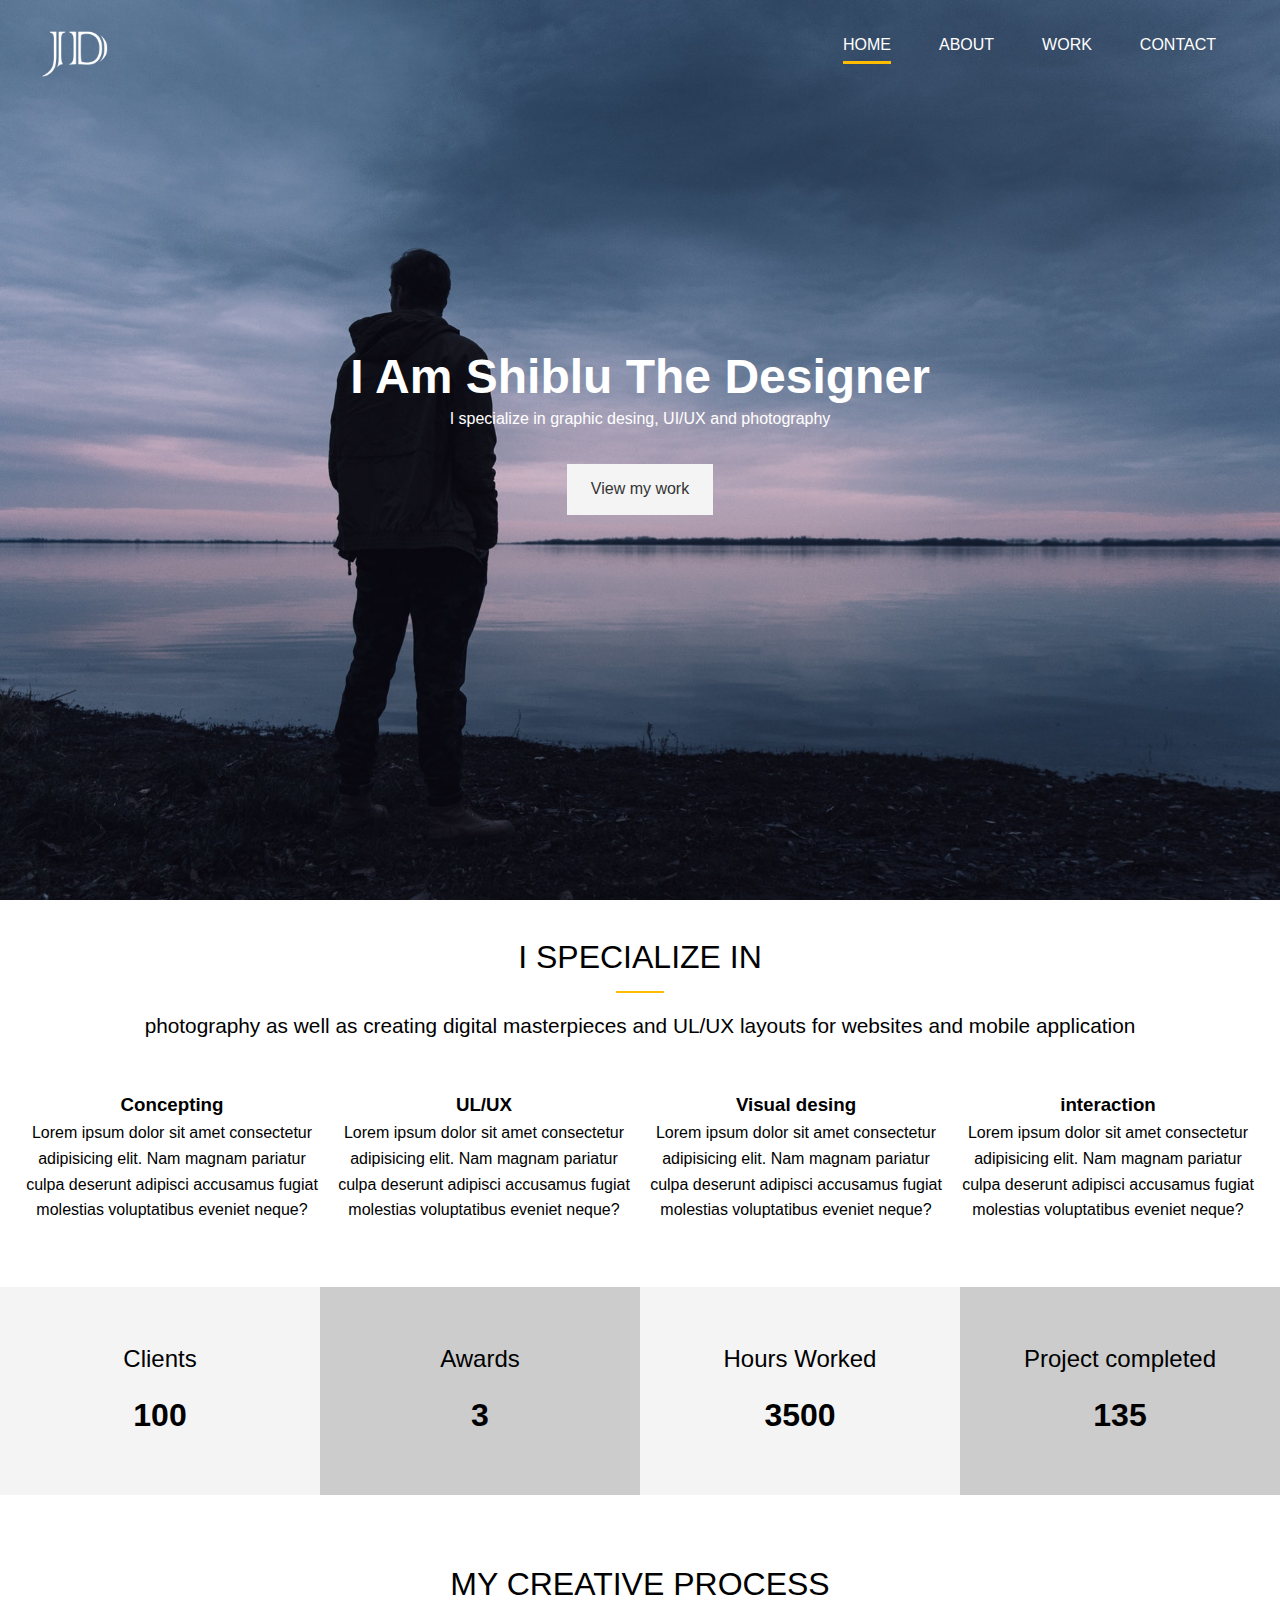
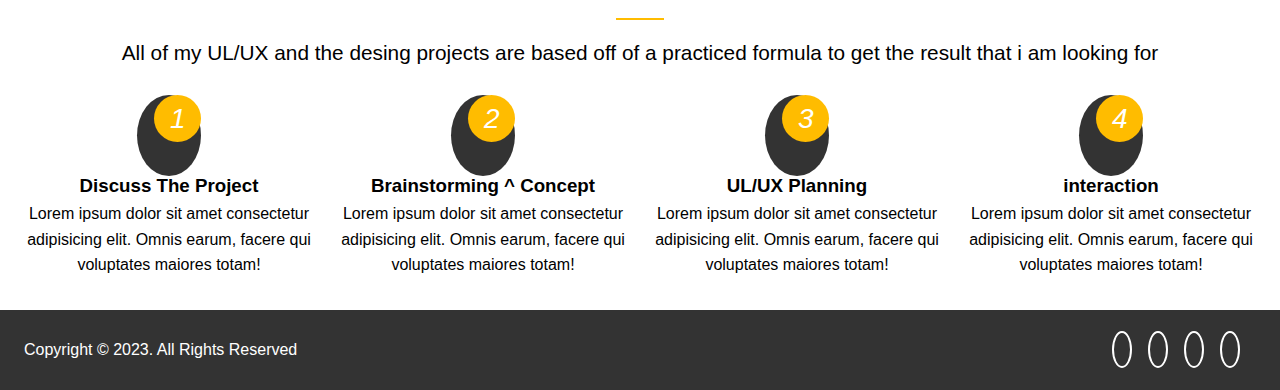
<file: index.html>
<!DOCTYPE html>
<html lang="en">

<head>
    <meta charset="UTF-8">
    <meta http-equiv="X-UA-Compatible" content="IE=edge">
    <meta name="viewport" content="width=device-width, initial-scale=1.0">
    <link rel="stylesheet" href="main.css">
    <link rel="preconnect" href="https://fonts.googleapis.com">
    <link rel="stylesheet" href="https://use.fontawesome.com/releases/v5.6.3/css/all.css" integrity="sha384-UHRtZLI+pbxtHCWp1t77Bi1L4ZtiqrqD80Kn4Z8NTSRyMA2Fd33n5dQ8lWUE00s/" crossorigin="anonymous">
    <title>Protfolio website</title>
</head>

<body>
    <!-- Header -->
    <header id="header-home">
        <div class="container">
            <nav id="main-nav">
                <img src="img/logo.png" alt="My Protfolio" id="logo">
                <ul>
                    <li><a href="index.html" class="current">Home</a></li>
                    <li><a href="./about.html">About</a></li>
                    <li><a href="./work.html">Work</a></li>
                    <li><a href="./contact.html">Contact</a></li>
                </ul>
            </nav>
            <div class="header-content">
                <h1> I Am Shiblu The Designer</h1>
                <p>I specialize in graphic desing, UI/UX and photography</p>
                <a href="work.html" class="btn-light">View my work</a>
            </div>
        </div>
    </header>

    <!-- Secrion A: Specialoize -->
    <section id="home-a" class="text-center py-2">
        <div class="container">
            <h2 class="section-title">I Specialize In</h2>
            <div class="bottom-line"></div>
            <p class="lead">
                photography as well as creating digital masterpieces and UL/UX layouts for websites and mobile application
            </p>
            <div class="speacials">
                <div>
                    <i class="fas fa-file-alt fa-2x"></i>
                    <h3>Concepting</h3>
                    <p>Lorem ipsum dolor sit amet consectetur adipisicing elit. Nam magnam pariatur culpa deserunt adipisci accusamus fugiat molestias voluptatibus eveniet neque?</p>
                </div>
                <div>
                    <i class="fas fa-desktop fa-2x"></i>
                    <h3>UL/UX</h3>
                    <p>Lorem ipsum dolor sit amet consectetur adipisicing elit. Nam magnam pariatur culpa deserunt adipisci accusamus fugiat molestias voluptatibus eveniet neque?</p>
                </div>
                <div>
                    <i class="fas fa-object-ungroup fa-2x"></i>
                    <h3>Visual desing</h3>
                    <p>Lorem ipsum dolor sit amet consectetur adipisicing elit. Nam magnam pariatur culpa deserunt adipisci accusamus fugiat molestias voluptatibus eveniet neque?</p>
                </div>
                <div>
                    <i class="fas fa-thumbs-up fa-2x"></i>
                    <h3>interaction</h3>
                    <p>Lorem ipsum dolor sit amet consectetur adipisicing elit. Nam magnam pariatur culpa deserunt adipisci accusamus fugiat molestias voluptatibus eveniet neque?</p>
                </div>
            </div>
        </div>
    </section>

    <!-- Section B: Stats -->
    <section id="home-b" class="text-center py-2">
        <div class="stats">
            <div>
                <ul>
                    <li><i class="fas fa-users fa-3x"></i></li>
                    <li class="stats-title">Clients</li>
                    <li class="stats-number">100</li>
                </ul>
            </div>
            <div>
                <ul>
                    <li><i class="fas fa-award fa-3x"></i></li>
                    <li class="stats-title">Awards</li>
                    <li class="stats-number">3</li>
                </ul>
            </div>
            <div>
                <ul>
                    <li><i class="fas fa-hourglass-start fa-3x"></i></li>
                    <li class="stats-title">Hours Worked</li>
                    <li class="stats-number">3500</li>
                </ul>
            </div>
            <div>
                <ul>
                    <li><i class="fas fa-code-branch fa-3x"></i></li>
                    <li class="stats-title">Project completed</li>
                    <li class="stats-number">135</li>
                </ul>
            </div>
        </div>
    </section>

    <!-- Section c: Process -->
    <section id="home-c" class="text-center py-2">
        <div class="container">
            <h2 class="section-title">
                My Creative Process
            </h2>
            <div class="bottom-line"></div>
            <p class="lead">
                All of my UL/UX and the desing projects are based off of a practiced formula to get the result that i am looking for
            </p>
            <div class="process">
                <div>
                    <i class="fas fa-file-alt fa-4x process-icon my-2">
                        <div class="process-step">1</div>
                    </i>
                    <div class="clr"></div>
                    <h3>Discuss The Project</h3>
                    <p>Lorem ipsum dolor sit amet consectetur adipisicing elit. Omnis earum, facere qui voluptates maiores totam!</p>
                </div>
                <div>
                    <i class="fas fa-desktop fa-4x process-icon my-2">
                        <div class="process-step">2</div>
                    </i>
                    <div class="clr"></div>
                    <h3>Brainstorming ^ Concept</h3>
                    <p>Lorem ipsum dolor sit amet consectetur adipisicing elit. Omnis earum, facere qui voluptates maiores totam!</p>
                </div>
                <div>
                    <i class="fas fa-object-ungroup fa-4x process-icon my-2">
                        <div class="process-step">3</div>
                    </i>
                    <div class="clr"></div>
                    <h3>UL/UX Planning</h3>
                    <p>Lorem ipsum dolor sit amet consectetur adipisicing elit. Omnis earum, facere qui voluptates maiores totam!</p>
                </div>
                <div>
                    <i class="fas fa-thumbs-up fa-4x process-icon my-2">
                        <div class="process-step">4</div>
                    </i>
                    <div class="clr"></div>
                    <h3>interaction</h3>
                    <p>Lorem ipsum dolor sit amet consectetur adipisicing elit. Omnis earum, facere qui voluptates maiores totam!</p>
                </div>
            </div>
        </div>
    </section>

    <!-- Footer -->
    <footer id="main-footer">
        <div class="footer-content container">
            <p>Copyright &copy; 2023. All Rights Reserved</p>
            <div class="social">
                <a style="color: white;" href="https://twitter.com/shibluahmed01"><i class="fab fa-twitter"></i></a>
                <a style="color: white;" href="https://www.facebook.com/mdjibonahmed88"><i class="fab fa-facebook"></i></a>
                <a style="color: white;" href="https://www.instagram.com/mdjibonahmed588/"><i class="fab fa-instagram"></i></a>
                <a style="color: white;" href="https://www.linkedin.com/in/md-shiblu-ahmed-091533220/"><i class="fab fa-linkedin"></i></a>
            </div>
        </div>
    </footer>

</body>

</html>
</file>
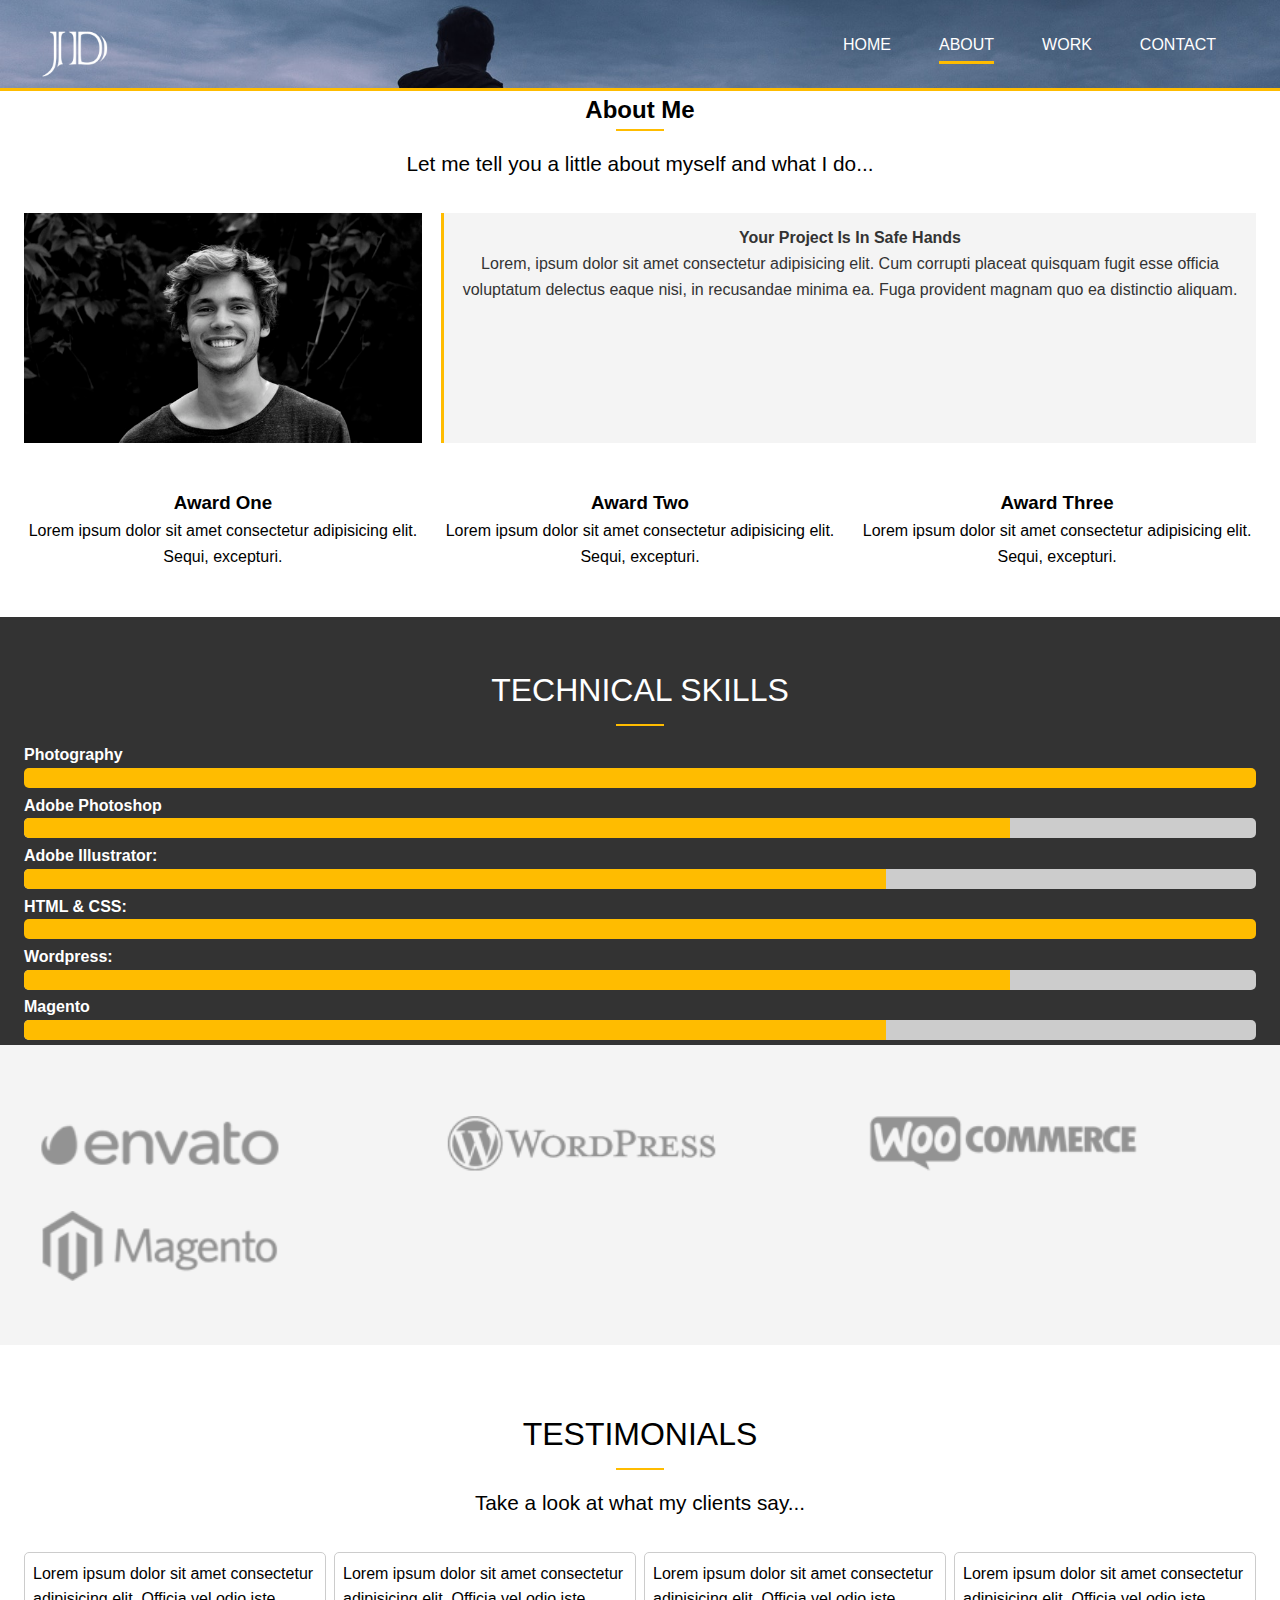
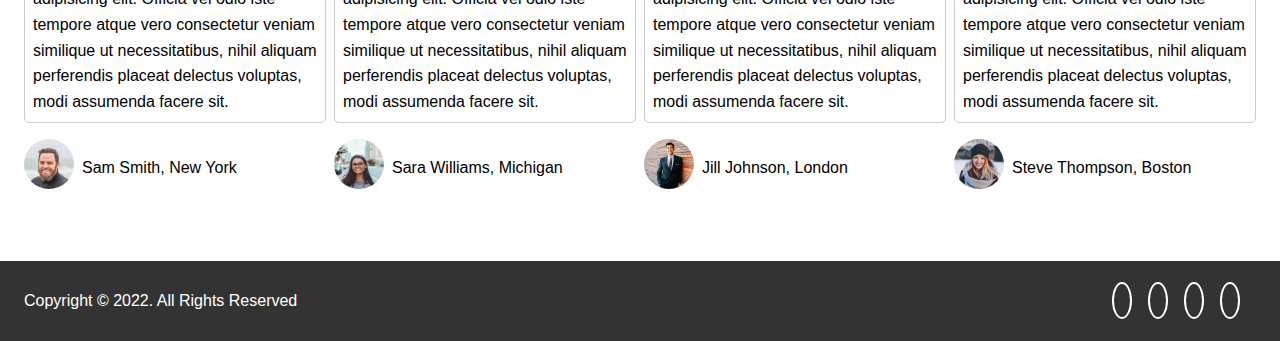
<file: about.html>
<!DOCTYPE html>
<html lang="en">

<head>
    <meta charset="UTF-8">
    <meta http-equiv="X-UA-Compatible" content="IE=edge">
    <meta name="viewport" content="width=device-width, initial-scale=1.0">
    <link rel="stylesheet" href="main.css">
    <link rel="preconnect" href="https://fonts.googleapis.com">
    <link rel="stylesheet" href="https://use.fontawesome.com/releases/v5.6.3/css/all.css" integrity="sha384-UHRtZLI+pbxtHCWp1t77Bi1L4ZtiqrqD80Kn4Z8NTSRyMA2Fd33n5dQ8lWUE00s/" crossorigin="anonymous">
    <title>About / Protfolio</title>
</head>

<body>
    <!-- Header -->
    <header id="header-inner">
        <div class="container">
            <nav id="main-nav">
                <img src="img/logo.png" alt="My Protfolio" id="logo">
                <ul>
                    <li><a href="index.html">Home</a></li>
                    <li><a href="./about.html" class="current">About</a></li>
                    <li><a href="./work.html">Work</a></li>
                    <li><a href="./contact.html">Contact</a></li>
                </ul>
            </nav>

        </div>
    </header>

    <!-- Section A: Info -->
    <scetion id="about-a" class="text-center py-3">
        <div class="container">
            <h2 class="scetion-title">About Me</h2>
            <div class="bottom-line"></div>
            <p class="lead">Let me tell you a little about myself and what I do...</p>
            <div class="about-info">
                <img src="img/about.jpg" alt="" class="bio-image">
                <div class="bio bg-light">
                    <h4>Your Project Is In Safe Hands</h4>
                    <p>Lorem, ipsum dolor sit amet consectetur adipisicing elit. Cum corrupti placeat quisquam fugit esse officia voluptatum delectus eaque nisi, in recusandae minima ea. Fuga provident magnam quo ea distinctio aliquam.</p>
                </div>
                <div class="award-1">
                    <i class="fas fa-award fa-3x"></i>
                    <h3>Award One</h3>
                    <p>Lorem ipsum dolor sit amet consectetur adipisicing elit. Sequi, excepturi.</p>
                </div>
                <div class="award-2">
                    <i class="fas fa-award fa-3x"></i>
                    <h3>Award Two</h3>
                    <p>Lorem ipsum dolor sit amet consectetur adipisicing elit. Sequi, excepturi.</p>
                </div>
                <div class="award-3">
                    <i class="fas fa-award fa-3x"></i>
                    <h3>Award Three</h3>
                    <p>Lorem ipsum dolor sit amet consectetur adipisicing elit. Sequi, excepturi.</p>
                </div>
            </div>
        </div>
    </scetion>

    <!-- Section B: Progress Bars -->
    <scetion id="about-b" class="bg-dark py-3">
        <div class="container">
            <h2 class="section-title">Technical Skills</h2>
            <div class="bottom-line"></div>
            <h4>Photography</h4>
            <div class="progress">
                <div style="width:100%"></div>
            </div>
            <h4>Adobe Photoshop</h4>
            <div class="progress">
                <div style="width:80%"></div>
            </div>
            <h4>Adobe Illustrator:</h4>
            <div class="progress">
                <div style="width:70%"></div>
            </div>
            <h4>HTML & CSS:</h4>
            <div class="progress">
                <div style="width:100%"></div>
            </div>
            <h4>Wordpress:</h4>
            <div class="progress">
                <div style="width:80%"></div>
            </div>
            <h4>Magento</h4>
            <div class="progress">
                <div style="width:70%"></div>
            </div>
        </div>
    </scetion>

    <!-- Section C: Logos -->
    <section id="about-c" class="py-4 bg-light">
        <div class="container">
            <div class="about-logos">
                <img src="img/logo-envato.png" alt="">
                <img src="img/logo-wordpress.png" alt="">
                <img src="img/logo-woocommerce.png" alt="">
                <img src="img/logo-magento.png" alt="">
            </div>
        </div>
    </section>

    <!-- Section D: Testimonials -->
    <section id="about-d" class="py-4">
        <div class="container">
            <h2 class="section-title">Testimonials</h2>
            <div class="bottom-line"></div>
            <p class="lead text-center">Take a look at what my clients say...</p>
            <div class="testtimonials">
                <div>
                    <p>Lorem ipsum dolor sit amet consectetur adipisicing elit. Officia vel odio iste tempore atque vero consectetur veniam similique ut necessitatibus, nihil aliquam perferendis placeat delectus voluptas, modi assumenda facere sit.</p>
                    <ul>
                        <li><img src="img/person1.jpg" alt=""></li>
                        <li>Sam Smith, New York</li>
                    </ul>
                </div>
                <div>
                    <p>Lorem ipsum dolor sit amet consectetur adipisicing elit. Officia vel odio iste tempore atque vero consectetur veniam similique ut necessitatibus, nihil aliquam perferendis placeat delectus voluptas, modi assumenda facere sit.</p>
                    <ul>
                        <li><img src="img/person2.jpg" alt=""></li>
                        <li>Sara Williams, Michigan</li>
                    </ul>
                </div>
                <div>
                    <p>Lorem ipsum dolor sit amet consectetur adipisicing elit. Officia vel odio iste tempore atque vero consectetur veniam similique ut necessitatibus, nihil aliquam perferendis placeat delectus voluptas, modi assumenda facere sit.</p>
                    <ul>
                        <li><img src="img/person3.jpg" alt=""></li>
                        <li>Jill Johnson, London</li>
                    </ul>
                </div>
                <div>
                    <p>Lorem ipsum dolor sit amet consectetur adipisicing elit. Officia vel odio iste tempore atque vero consectetur veniam similique ut necessitatibus, nihil aliquam perferendis placeat delectus voluptas, modi assumenda facere sit.</p>
                    <ul>
                        <li><img src="img/person4.jpg" alt=""></li>
                        <li>Steve Thompson, Boston</li>
                    </ul>
                </div>
            </div>
        </div>
    </section>



    <!-- Footer -->
    <footer id="main-footer">
        <div class="footer-content container">
            <p>Copyright &copy; 2022. All Rights Reserved</p>
            <div class="social">
                <i class="fab fa-twitter"></i>
                <i class="fab fa-facebook"></i>
                <i class="fab fa-instagram"></i>
                <i class="fab fa-linkedin"></i>
            </div>
        </div>
    </footer>

</body>

</html>
</file>
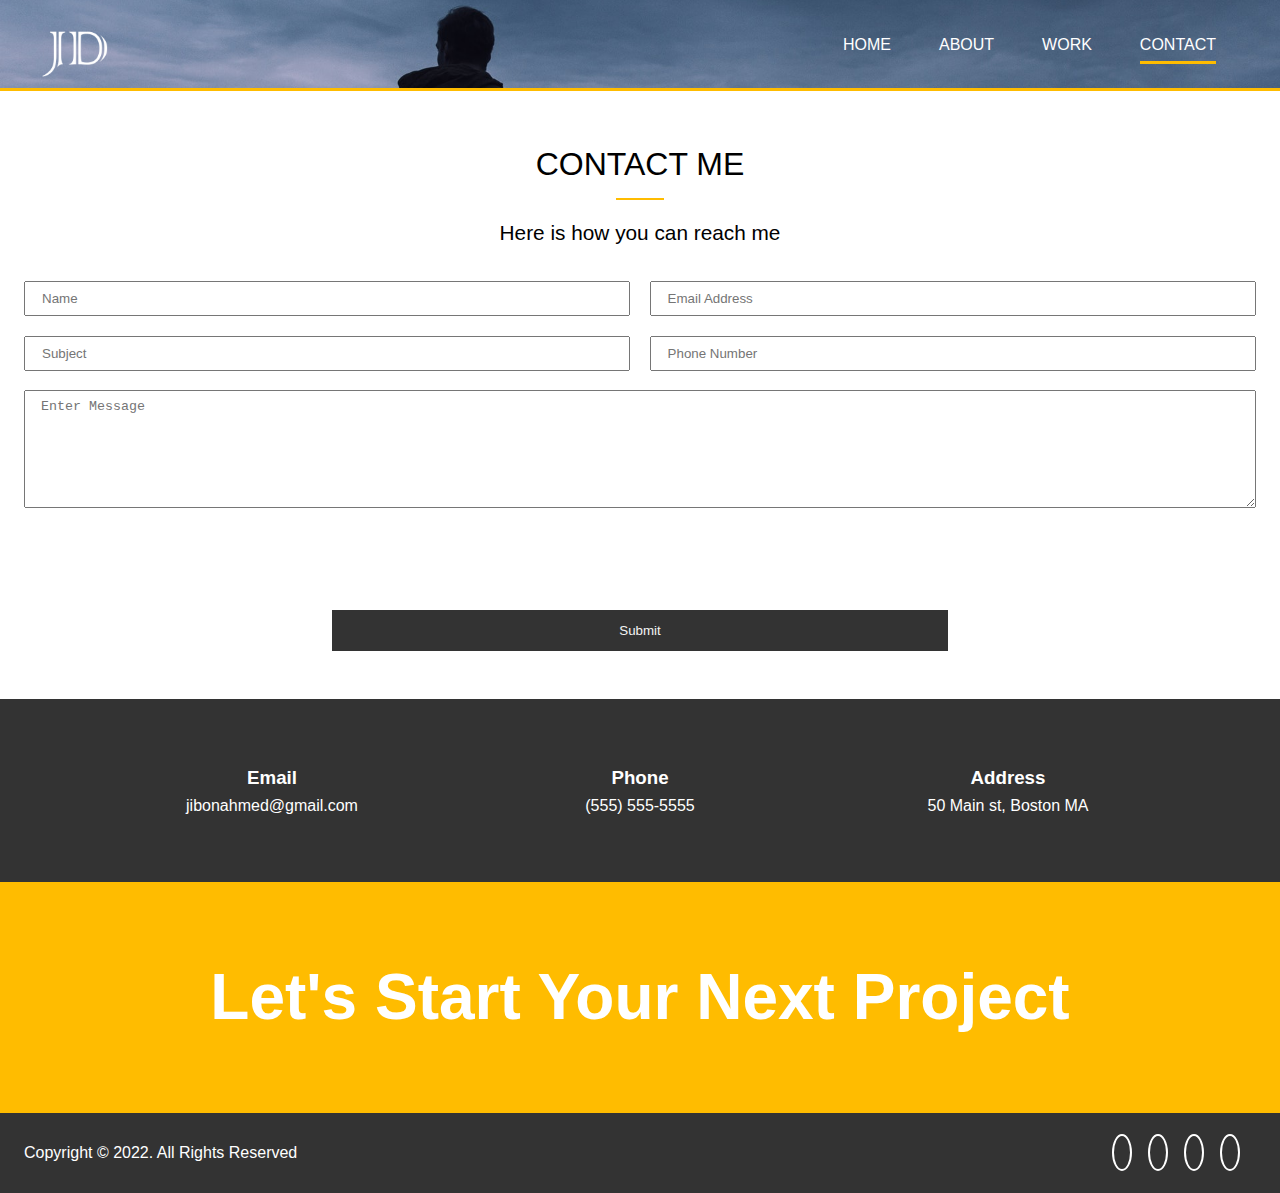
<file: Contact.html>
<!DOCTYPE html>
<html lang="en">

<head>
    <meta charset="UTF-8">
    <meta http-equiv="X-UA-Compatible" content="IE=edge">
    <meta name="viewport" content="width=device-width, initial-scale=1.0">
    <link rel="stylesheet" href="main.css">
    <link rel="preconnect" href="https://fonts.googleapis.com">
    <link rel="stylesheet" href="https://use.fontawesome.com/releases/v5.6.3/css/all.css" integrity="sha384-UHRtZLI+pbxtHCWp1t77Bi1L4ZtiqrqD80Kn4Z8NTSRyMA2Fd33n5dQ8lWUE00s/" crossorigin="anonymous">
    <title>Contact / Protfolio</title>
</head>



<body>
    <!-- Header -->
    <header id="header-inner">
        <div class="container">
            <nav id="main-nav">
                <img src="img/logo.png" alt="My Protfolio" id="logo">
                <ul>
                    <li><a href="index.html">Home</a></li>
                    <li><a href="./about.html">About</a></li>
                    <li><a href="./work.html">Work</a></li>
                    <li><a href="./contact.html" class="current">Contact</a></li>
                </ul>
            </nav>

        </div>
    </header>

    <!-- Section A: Contact Form -->
    <section id="contact-a" class="text-center py-3">
        <div class="container">
            <h2 class="section-title">Contact Me</h2>
            <div class="bottom-line"></div>
            <p class="lead">Here is how you can reach me</p>
            <form method="POST" data-netlify="true" data-netlify-recaptcha="true">
                <div class="text-fields">
                    <input type="text" class="text-input name-input" placeholder="Name" name="name" />
                    <input type="text" class="text-input subject-input" placeholder="Subject" name="subject" />
                    <input type="email" class="text-input email-input" placeholder="Email Address" name="email" />
                    <input type="text" class="text-input phone-input" placeholder="Phone Number" name="phone" />
                    <textarea class="text-input message-input" placeholder="Enter Message" name="message"></textarea>
                    <div class="my-2">
                        <div data-netlify-recaptcha="true"></div>
                    </div>
                </div>
                <button type="submit" class="btn-dark">Submit</button>
            </form>
        </div>
    </section>

    <!-- Section B: Contact Info -->
    <section id="contact-b">
        <div class="container">
            <div class="contact-info">
                <div>
                    <i class="fas fa-envelope fa-2x"></i>
                    <h3>Email</h3>
                    <p>jibonahmed@gmail.com</p>
                </div>
                <div>
                    <i class="fas fa-phone fa-2x"></i>
                    <h3>Phone</h3>
                    <p>(555) 555-5555</p>
                </div>
                <div>
                    <i class="fas fa-address-card fa-2x"></i>
                    <h3>Address</h3>
                    <p>50 Main st, Boston MA</p>
                </div>
            </div>
        </div>
    </section>

    <!-- Section C: Tagline -->
    <section id="contact-c" class="bg-main py-4">
        <div class="container">
            <h1>Let's Start Your Next Project</h1>
        </div>
    </section>




    <!-- Footer -->
    <footer id="main-footer">
        <div class="footer-content container">
            <p>Copyright &copy; 2022. All Rights Reserved</p>
            <div class="social">
                <i class="fab fa-twitter"></i>
                <i class="fab fa-facebook"></i>
                <i class="fab fa-instagram"></i>
                <i class="fab fa-linkedin"></i>
            </div>
        </div>
    </footer>

</body>

</html>
</file>
<file: main.css>
.container {
  max-width: 1280px;
  padding: 0 1.5rem;
  margin: auto;
  overflow: hidden;
}

.btn-light, .btn-main, .btn-dark {
  display: inline-block;
  padding: 0.8rem 1.5rem;
  -webkit-transition: all 0.5s;
  transition: all 0.5s;
  border: none;
  cursor: pointer;
}

.btn-light {
  color: #333;
  background-color: #f4f4f4;
  margin-top: 2rem;
}

.btn-main {
  color: #333;
  background-color: #ffbc00;
}

.btn-dark {
  color: #f4f4f4;
  background-color: #333;
}

button[class^='btn-']:hover,
a[class^='btn-']:hover,
input[class^='btn-']:hover {
  background-color: #ffbc00;
}

.bg-main {
  background: #ffbc00;
  color: #fff;
}

.bg-dark {
  background: #ffbc00;
  color: #fff;
}

.bg-light {
  background: #f4f4f4;
  color: #fff;
}

.bg-medium {
  background: #ffbc00;
  color: #fff;
}

.lead {
  font-size: 1.3rem;
  margin-bottom: 2rem;
}

.text-center {
  text-align: center;
}

.py-1 {
  padding: 1rem 0;
}

.py-2 {
  padding: 2rem 0;
}

.py-3 {
  padding: 3rem 0;
}

.py-4 {
  padding: 4rem 0;
}

.my-1 {
  margin: 1rem 0;
}

.my-2 {
  margin: 2rem 0;
}

.my-3 {
  margin: 3rem 0;
}

.my-4 {
  margin: 4rem 0;
}

.section-title {
  font-size: 2rem;
  display: block;
  padding-bottom: 0.5rem;
  text-align: center;
  font-weight: 100;
  text-transform: uppercase;
}

.bottom-line {
  height: 2px;
  width: 3rem;
  background: #ffbc00;
  display: block;
  margin: 0 auto 1rem auto;
}

.items {
  display: -ms-grid;
  display: grid;
  -ms-grid-columns: (1fr)[3];
      grid-template-columns: repeat(3, 1fr);
  -webkit-box-shadow: 0 5px 10px 0 rgba(0, 0, 0, 0.3);
          box-shadow: 0 5px 10px 0 rgba(0, 0, 0, 0.3);
}

.item {
  position: relative;
  background: #ffbc00;
  overflow: hidden;
}

.item::after {
  content: '';
  position: absolute;
  display: block;
  background: inherit;
  opacity: 0.9;
  top: 0;
  left: 0;
  width: 100%;
  height: 100%;
  -webkit-transform: scale(2) translateX(-75%) translateY(-75%) rotate(-28deg);
          transform: scale(2) translateX(-75%) translateY(-75%) rotate(-28deg);
  -webkit-transition: -webkit-transform 3s cubic-bezier(0.2, 1, 0.3, 1);
  transition: -webkit-transform 3s cubic-bezier(0.2, 1, 0.3, 1);
  transition: transform 3s cubic-bezier(0.2, 1, 0.3, 1);
  transition: transform 3s cubic-bezier(0.2, 1, 0.3, 1), -webkit-transform 3s cubic-bezier(0.2, 1, 0.3, 1);
}

.item:hover:after {
  -webkit-transform: scale(2) translateX(0) translateY(0) rotate(-28deg);
          transform: scale(2) translateX(0) translateY(0) rotate(-28deg);
}

.item:hover .item-image {
  -webkit-transform: scale(1.2);
          transform: scale(1.2);
}

.item:hover .item-text {
  opacity: 1;
  -webkit-transform: translateY(0);
          transform: translateY(0);
}

.item-image {
  height: auto;
  -webkit-transform: translateZ(0);
          transform: translateZ(0);
  display: block;
  -webkit-transition: -webkit-transform 750ms cubic-bezier(0.2, 1, 0.3, 1);
  transition: -webkit-transform 750ms cubic-bezier(0.2, 1, 0.3, 1);
  transition: transform 750ms cubic-bezier(0.2, 1, 0.3, 1);
  transition: transform 750ms cubic-bezier(0.2, 1, 0.3, 1), -webkit-transform 750ms cubic-bezier(0.2, 1, 0.3, 1);
}

.item-image:before {
  content: '';
  display: block;
  padding-top: 75%;
  overflow: hidden;
}

.item-image img {
  position: absolute;
  top: 0;
  left: 0;
  width: 100%;
  height: auto;
  line-height: 0;
}

.item-text {
  position: absolute;
  top: 0;
  left: 0;
  bottom: 0;
  right: 0;
  opacity: 0;
  text-align: center;
  z-index: 1;
  color: #fff;
  -webkit-transform: translateY(-20%);
          transform: translateY(-20%);
  -webkit-transition: opacity 500ms cubic-bezier(0.2, 1, 0.3, 1), -webkit-transform 500ms cubic-bezier(0.2, 1, 0.3, 1);
  transition: opacity 500ms cubic-bezier(0.2, 1, 0.3, 1), -webkit-transform 500ms cubic-bezier(0.2, 1, 0.3, 1);
  transition: opacity 500ms cubic-bezier(0.2, 1, 0.3, 1), transform 500ms cubic-bezier(0.2, 1, 0.3, 1);
  transition: opacity 500ms cubic-bezier(0.2, 1, 0.3, 1), transform 500ms cubic-bezier(0.2, 1, 0.3, 1), -webkit-transform 500ms cubic-bezier(0.2, 1, 0.3, 1);
  -webkit-transition-delay: 300ms;
          transition-delay: 300ms;
}

.item-text-wrap {
  position: absolute;
  width: 100%;
  top: 50%;
  -webkit-transform: translateY(-50%);
          transform: translateY(-50%);
}

.item-text-title {
  font-size: 2rem;
  padding: 0 1rem;
  margin: 5px 0 0 0;
}

.item-text-category {
  text-transform: uppercase;
  font-size: 1.2rem;
  opacity: 0.7;
  margin: 0;
}

* {
  margin: 0;
  padding: 0;
}

body {
  font-family: "Dosis", sans-serif;
  line-height: 1.6;
  background: #fff;
}

a {
  text-decoration: none;
  color: #333;
}

ul {
  list-style: none;
}

h2,
h3,
h4 {
  -webkit-text-decoration: uppercase;
          text-decoration: uppercase;
}

img {
  width: 100%;
}

#logo {
  width: 70px;
  height: 70px;
  color: #fff;
  text-transform: uppercase;
}

#main-nav {
  display: -webkit-box;
  display: -ms-flexbox;
  display: flex;
  -webkit-box-pack: justify;
      -ms-flex-pack: justify;
          justify-content: space-between;
  padding: 1rem;
}

#main-nav ul {
  display: -webkit-box;
  display: -ms-flexbox;
  display: flex;
}

#main-nav li {
  padding: 1rem 1.5rem;
}

#main-nav a {
  text-decoration: none;
  color: #fff;
  text-transform: uppercase;
  border-bottom: 3px transparent solid;
  padding-bottom: 0.5rem;
  -webkit-transition: border-color 0.5s;
  transition: border-color 0.5s;
}

#main-nav a.hover {
  border-color: #ccc;
}

#main-nav a.current {
  border-color: #ffbc00;
}

#header-home {
  background: url("../img/showcase.jpg") no-repeat center right/cover;
  height: 100vh;
  color: #fff;
}

#header-home .header-content {
  text-align: center;
  padding-top: 20%;
}

#header-home .header-content h1 {
  font-size: 3rem;
  line-height: 1.2;
}

#header-inner {
  background: url("../img/showcase.jpg") no-repeat 20% 30%/cover;
  height: 5.5rem;
  border-bottom: 3px solid #ffbc00;
}

#home-a .speacials {
  margin-top: 3rem;
  display: -ms-grid;
  display: grid;
  grid-gap: 1rem;
  -ms-grid-columns: (1fr)[4];
      grid-template-columns: repeat(4, 1fr);
}

#home-a .speacials .fas {
  color: #ffbc00;
  padding-bottom: 0.4rem;
}

#home-b .stats {
  display: -ms-grid;
  display: grid;
  -ms-grid-columns: (1fr)[4];
      grid-template-columns: repeat(4, 1fr);
}

#home-b .stats li {
  line-height: 2;
}

#home-b .stats li.stats-title {
  font-size: 1.5rem;
}

#home-b .stats li.stats-number {
  font-size: 2rem;
  font-weight: bold;
}

#home-b .stats div {
  padding: 3rem 0;
}

#home-b .stats div:nth-child(odd) {
  background: #f4f4f4;
}

#home-b .stats div:nth-child(even) {
  background: #ccc;
}

#home-c .process {
  display: -ms-grid;
  display: grid;
  -ms-grid-columns: (1fr)[4];
      grid-template-columns: repeat(4, 1fr);
  grid-gap: 1.5rem;
  text-align: center;
}

#home-c .process-step {
  position: absolute;
  top: 0;
  right: 0;
  font-size: 28px;
  background: #ffbc00;
  color: #fff;
  border-radius: 50%;
  height: 15px;
  width: 15px;
  line-height: 15px;
  padding: 1rem;
  -webkit-transition: all 1s;
  transition: all 1s;
}

#home-c .process-icon {
  border-radius: 50%;
  background: #333;
  color: #fff;
  color: #fff;
  padding: 2rem;
  width: 70px;
  height: 70px;
  line-height: 70px;
  text-align: center;
  position: relative;
  -webkit-transition: all 1s;
  transition: all 1s;
}

#home-c .process-icon:hover {
  background: #ffbc00;
  width: 90px;
  height: 90px;
  line-height: 90px;
}

#home-c .process-icon:hover .process-step {
  background: #333;
}

#about-a .about-info {
  display: -ms-grid;
  display: grid;
      grid-template-areas: 'bioimage bio bio' 'aw1 aw2 aw3';
  grid-gap: 1.2rem;
  padding-bottom: 3rem;
}

#about-a .bio-image {
  -ms-grid-row: 1;
  -ms-grid-column: 1;
  grid-area: bioimage;
}

#about-a .bio {
  -ms-grid-row: 1;
  -ms-grid-column: 2;
  -ms-grid-column-span: 2;
  grid-area: bio;
  border-left: 3px solid #ffbc00;
  padding: 0.8rem;
  color: #333;
}

#about-a .award-1 {
  -ms-grid-row: 2;
  -ms-grid-column: 1;
  grid-area: aw1;
}

#about-a .award-2 {
  -ms-grid-row: 2;
  -ms-grid-column: 2;
  grid-area: aw2;
}

#about-a .award-3 {
  -ms-grid-row: 2;
  -ms-grid-column: 3;
  grid-area: aw3;
}

#about-a .award-1 .fas,
#about-a .award-2 .fas,
#about-a .award-3 .fas {
  color: #ffbc00;
  margin: 1rem;
}

#about-b .container {
  background: #333;
}

#about-b .container .section-title {
  padding-top: 3rem;
}

#about-b .progress {
  overflow: hidden;
  height: 20px;
  background: #ccc;
  border-radius: 5px;
  margin-bottom: 0.3rem;
}

#about-b .progress div {
  height: 100%;
  color: #333;
  text-align: center;
  background: #ffbc00;
}

#about-c .about-logos {
  display: -ms-grid;
  display: grid;
  -ms-grid-columns: (1fr)[3];
      grid-template-columns: repeat(3, 1fr);
  grid-gap: 2rem;
}

#about-c .about-logos img {
  width: 70%;
}

#about-d .testtimonials {
  display: -ms-grid;
  display: grid;
  -ms-grid-columns: (1fr)[4];
      grid-template-columns: repeat(4, 1fr);
  grid-gap: 0.5rem;
}

#about-d .testtimonials ul {
  list-style: none;
  margin-top: 1rem;
  display: -webkit-box;
  display: -ms-flexbox;
  display: flex;
  -webkit-box-align: center;
      -ms-flex-align: center;
          align-items: center;
}

#about-d .testtimonials p {
  border: 1px solid #ccc;
  border-radius: 5px;
  padding: 0.5rem;
}

#about-d .testtimonials img {
  width: 50px;
  height: 50px;
  border-radius: 50%;
  margin-right: 0.5rem;
}

#contact-a .text-fields {
  display: -ms-grid;
  display: grid;
      grid-template-areas: 'name email' 'subject phone' 'message message';
  grid-gap: 1.2rem;
  margin-bottom: 1.2rem;
}

#contact-a .text-fields .name-input {
  -ms-grid-row: 1;
  -ms-grid-column: 1;
  grid-area: name;
}

#contact-a .text-fields .subject-input {
  -ms-grid-row: 2;
  -ms-grid-column: 1;
  grid-area: subject;
}

#contact-a .text-fields .email-input {
  -ms-grid-row: 1;
  -ms-grid-column: 2;
  grid-area: email;
}

#contact-a .text-fields .phone-input {
  -ms-grid-row: 2;
  -ms-grid-column: 2;
  grid-area: phone;
}

#contact-a .text-fields .message-input {
  -ms-grid-row: 3;
  -ms-grid-column: 1;
  -ms-grid-column-span: 2;
  grid-area: message;
  height: 100px;
}

#contact-a .text-fields .text-input {
  padding: 0.5rem 1rem;
}

#contact-a button[type='submit'] {
  width: 50%;
}

#contact-b {
  background: #333;
  color: white;
  padding: 4rem;
}

#contact-b .contact-info {
  display: -ms-grid;
  display: grid;
  -ms-grid-columns: (1fr)[3];
      grid-template-columns: repeat(3, 1fr);
  text-align: center;
  width: 100%;
}

#contact-c h1 {
  text-align: center;
  font-size: 4rem;
}

#main-footer {
  background: #333;
  color: #fff;
  height: 5rem;
}

#main-footer .footer-content {
  display: -webkit-box;
  display: -ms-flexbox;
  display: flex;
  -webkit-box-pack: justify;
      -ms-flex-pack: justify;
          justify-content: space-between;
  height: 5rem;
  -webkit-box-align: center;
      -ms-flex-align: center;
          align-items: center;
}

#main-footer .footer-content .social .fab {
  margin-right: 1rem;
  border: 2px #fff solid;
  border-radius: 50%;
  height: 20px;
  width: 20px;
  line-height: 20px;
  padding: 0.5rem;
  text-align: center;
}

#main-footer .footer-content .social .fab:hover {
  background: #ffbc00;
  color: #fff;
}
/*# sourceMappingURL=main.css.map */
</file>
